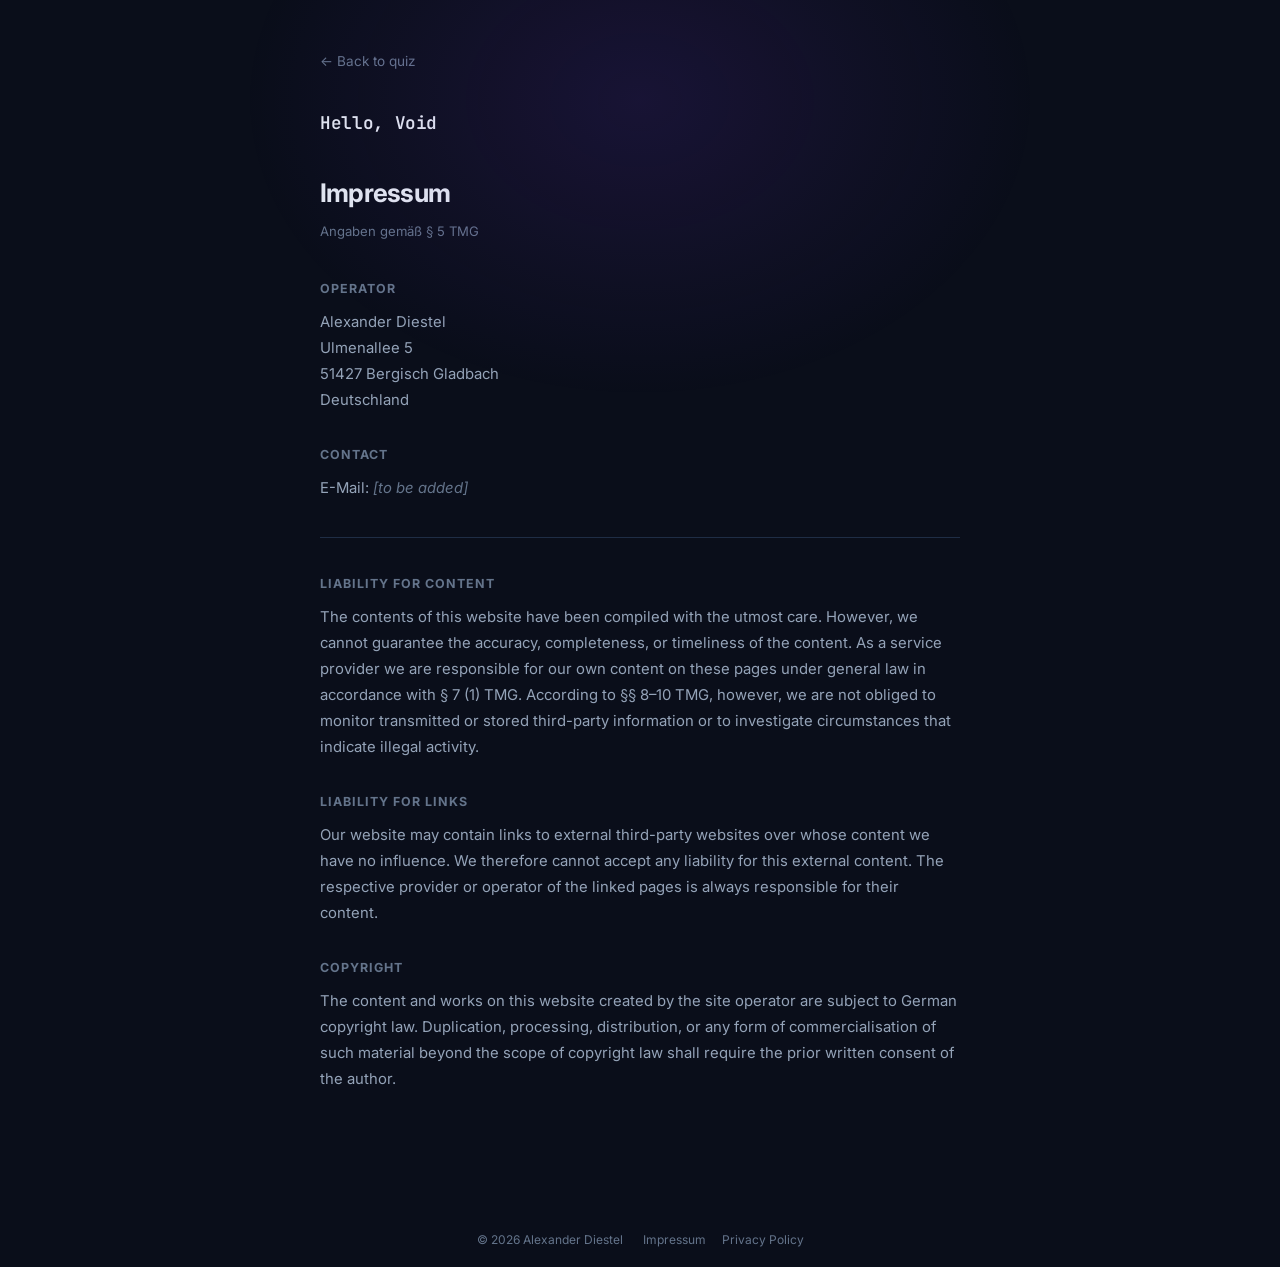
<file: impressum.html>
<!DOCTYPE html>
<html lang="en">
<head>
  <meta charset="UTF-8">
  <meta name="viewport" content="width=device-width, initial-scale=1.0">
  <title>Impressum · Hello, Void</title>
  <link rel="preconnect" href="https://fonts.googleapis.com">
  <link rel="preconnect" href="https://fonts.gstatic.com" crossorigin>
  <link href="https://fonts.googleapis.com/css2?family=JetBrains+Mono:wght@400;600&family=Inter:wght@400;500;600;700&display=swap"
        rel="stylesheet">
  <link rel="stylesheet" href="style.css">
  <style>
    .legal-wrap {
      max-width: 680px;
      margin: 0 auto;
      padding: 48px 20px 80px;
      flex: 1;
    }
    .legal-back {
      display: inline-flex;
      align-items: center;
      gap: 6px;
      font-size: .85rem;
      color: var(--text-muted);
      text-decoration: none;
      margin-bottom: 36px;
      transition: color .15s;
    }
    .legal-back:hover { color: var(--text-dim); }
    .legal-logo {
      font-family: 'JetBrains Mono', monospace;
      font-size: 1.1rem;
      font-weight: 600;
      color: var(--text);
      letter-spacing: -0.02em;
      margin-bottom: 36px;
      display: block;
    }
    .legal-logo span { color: var(--orange); }
    h1 {
      font-size: 1.6rem;
      font-weight: 700;
      letter-spacing: -0.03em;
      margin-bottom: 6px;
    }
    .legal-subtitle {
      font-size: .82rem;
      color: var(--text-muted);
      margin-bottom: 36px;
    }
    h2 {
      font-size: .78rem;
      font-weight: 700;
      text-transform: uppercase;
      letter-spacing: .08em;
      color: var(--text-muted);
      margin: 32px 0 10px;
    }
    p, address {
      font-size: .93rem;
      color: var(--text-dim);
      line-height: 1.75;
      font-style: normal;
    }
    a { color: var(--accent); text-decoration: none; }
    a:hover { text-decoration: underline; }
    .placeholder {
      color: var(--text-muted);
      font-style: italic;
    }
    hr {
      border: none;
      border-top: 1px solid var(--border);
      margin: 36px 0;
    }
  </style>
</head>
<body>

  <div class="bg-glow"></div>

  <div class="legal-wrap">

    <a class="legal-back" href="index.html">&larr; Back to quiz</a>

    <span class="legal-logo">Hello, Void</span>

    <h1>Impressum</h1>
    <p class="legal-subtitle">Angaben gemäß § 5 TMG</p>

    <h2>Operator</h2>
    <address>
      Alexander Diestel<br>
      Ulmenallee 5<br>
      51427 Bergisch Gladbach<br>
      Deutschland
    </address>

    <h2>Contact</h2>
    <p>E-Mail: <span class="placeholder">[to be added]</span></p>

    <hr>

    <h2>Liability for Content</h2>
    <p>
      The contents of this website have been compiled with the utmost care.
      However, we cannot guarantee the accuracy, completeness, or timeliness
      of the content. As a service provider we are responsible for our own
      content on these pages under general law in accordance with § 7 (1) TMG.
      According to §§ 8–10 TMG, however, we are not obliged to monitor
      transmitted or stored third-party information or to investigate
      circumstances that indicate illegal activity.
    </p>

    <h2>Liability for Links</h2>
    <p>
      Our website may contain links to external third-party websites over whose
      content we have no influence. We therefore cannot accept any liability for
      this external content. The respective provider or operator of the linked
      pages is always responsible for their content.
    </p>

    <h2>Copyright</h2>
    <p>
      The content and works on this website created by the site operator are
      subject to German copyright law. Duplication, processing, distribution, or
      any form of commercialisation of such material beyond the scope of
      copyright law shall require the prior written consent of the author.
    </p>

  </div>

  <footer class="site-footer">
    <span class="site-footer-copy">&copy; 2026 Alexander Diestel</span>
    <nav class="site-footer-links">
      <a href="impressum.html">Impressum</a>
      <a href="privacy.html">Privacy Policy</a>
    </nav>
  </footer>

</body>
</html>
</file>
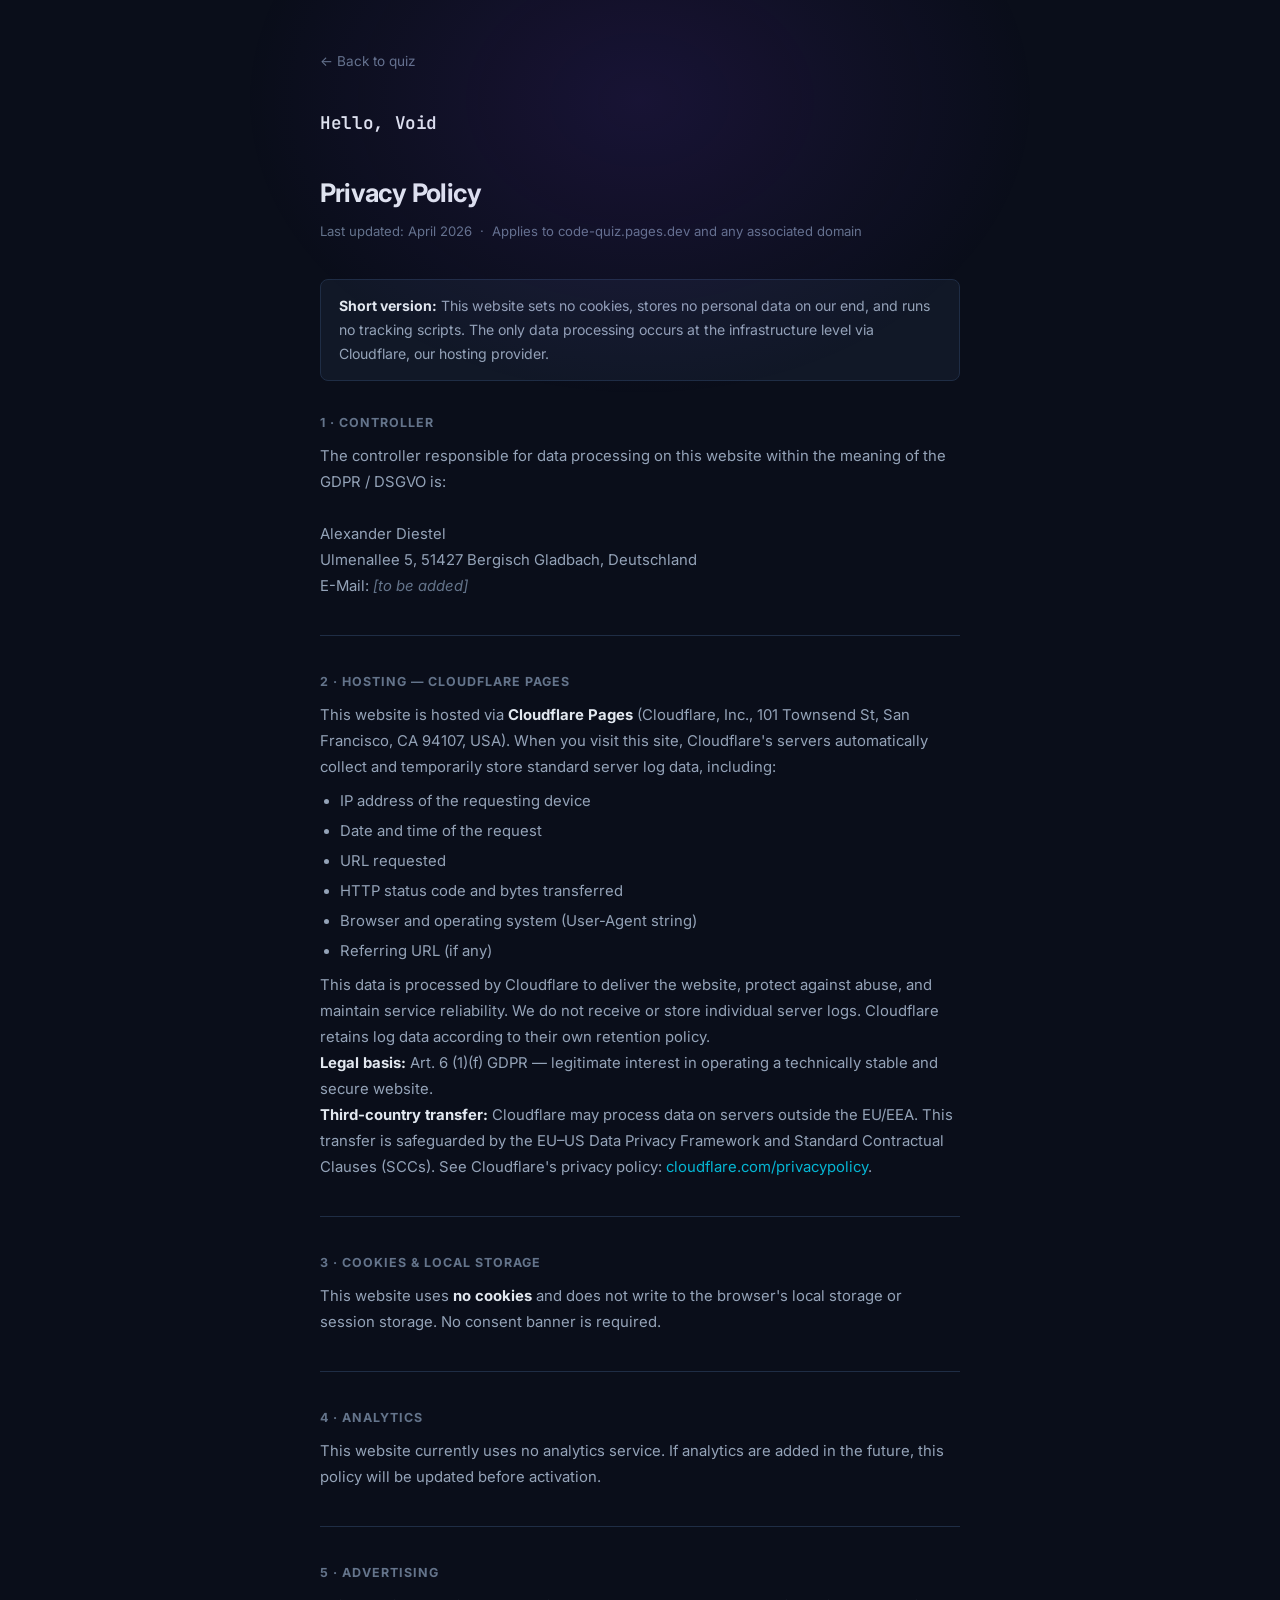
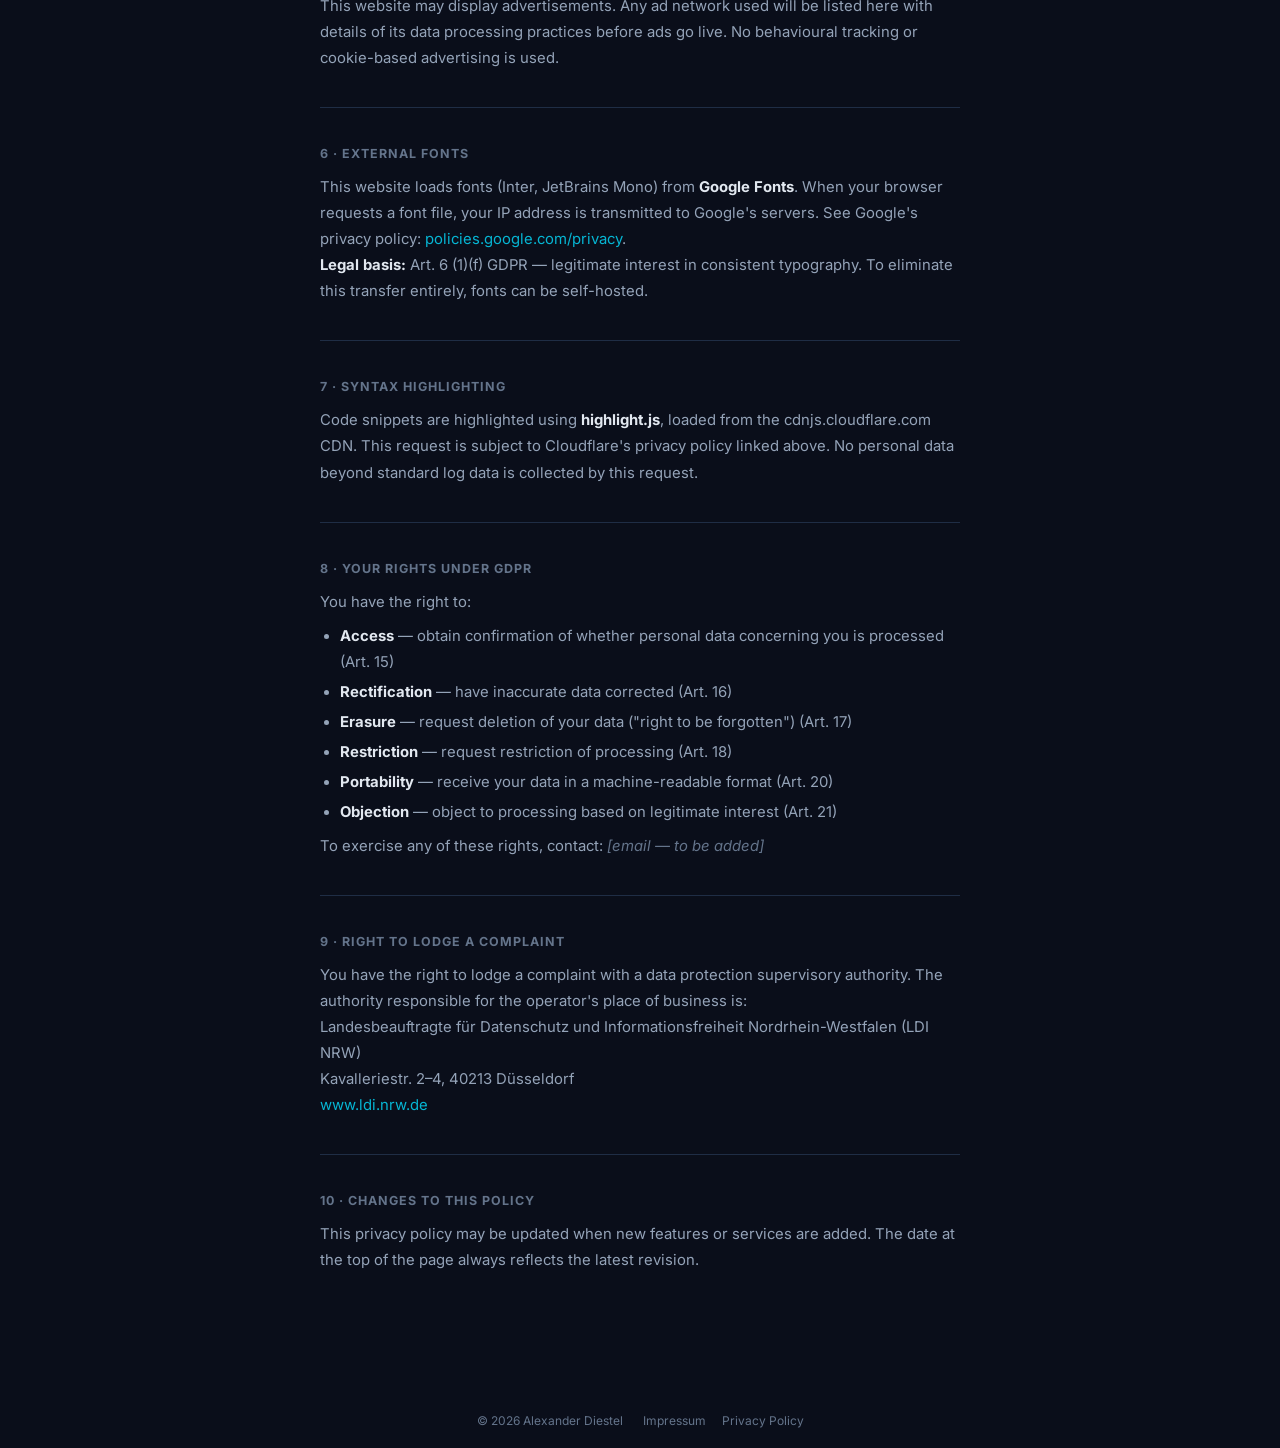
<file: privacy.html>
<!DOCTYPE html>
<html lang="en">
<head>
  <meta charset="UTF-8">
  <meta name="viewport" content="width=device-width, initial-scale=1.0">
  <title>Privacy Policy · Hello, Void</title>
  <link rel="preconnect" href="https://fonts.googleapis.com">
  <link rel="preconnect" href="https://fonts.gstatic.com" crossorigin>
  <link href="https://fonts.googleapis.com/css2?family=JetBrains+Mono:wght@400;600&family=Inter:wght@400;500;600;700&display=swap"
        rel="stylesheet">
  <link rel="stylesheet" href="style.css">
  <style>
    .legal-wrap {
      max-width: 680px;
      margin: 0 auto;
      padding: 48px 20px 80px;
      flex: 1;
    }
    .legal-back {
      display: inline-flex;
      align-items: center;
      gap: 6px;
      font-size: .85rem;
      color: var(--text-muted);
      text-decoration: none;
      margin-bottom: 36px;
      transition: color .15s;
    }
    .legal-back:hover { color: var(--text-dim); }
    .legal-logo {
      font-family: 'JetBrains Mono', monospace;
      font-size: 1.1rem;
      font-weight: 600;
      color: var(--text);
      letter-spacing: -0.02em;
      margin-bottom: 36px;
      display: block;
    }
    .legal-logo span { color: var(--orange); }
    h1 {
      font-size: 1.6rem;
      font-weight: 700;
      letter-spacing: -0.03em;
      margin-bottom: 6px;
    }
    .legal-subtitle {
      font-size: .82rem;
      color: var(--text-muted);
      margin-bottom: 36px;
    }
    h2 {
      font-size: .78rem;
      font-weight: 700;
      text-transform: uppercase;
      letter-spacing: .08em;
      color: var(--text-muted);
      margin: 32px 0 10px;
    }
    p { font-size: .93rem; color: var(--text-dim); line-height: 1.75; }
    ul {
      font-size: .93rem;
      color: var(--text-dim);
      line-height: 1.75;
      padding-left: 20px;
      margin: 8px 0;
    }
    li { margin-bottom: 4px; }
    a { color: var(--accent); text-decoration: none; }
    a:hover { text-decoration: underline; }
    .placeholder {
      color: var(--text-muted);
      font-style: italic;
    }
    hr {
      border: none;
      border-top: 1px solid var(--border);
      margin: 36px 0;
    }
    .highlight-box {
      background: var(--surface);
      border: 1px solid var(--border);
      border-radius: var(--radius-sm);
      padding: 14px 18px;
      margin: 12px 0;
      font-size: .88rem;
      color: var(--text-dim);
      line-height: 1.7;
    }
  </style>
</head>
<body>

  <div class="bg-glow"></div>

  <div class="legal-wrap">

    <a class="legal-back" href="index.html">&larr; Back to quiz</a>

    <span class="legal-logo">Hello, Void</span>

    <h1>Privacy Policy</h1>
    <p class="legal-subtitle">Last updated: April 2026 &nbsp;·&nbsp; Applies to code-quiz.pages.dev and any associated domain</p>

    <div class="highlight-box">
      <strong style="color:var(--text)">Short version:</strong> This website sets no cookies, stores no personal data on our end, and runs no tracking scripts. The only data processing occurs at the infrastructure level via Cloudflare, our hosting provider.
    </div>

    <h2>1 · Controller</h2>
    <p>
      The controller responsible for data processing on this website within the
      meaning of the GDPR / DSGVO is:<br><br>
      Alexander Diestel<br>
      Ulmenallee 5, 51427 Bergisch Gladbach, Deutschland<br>
      E-Mail: <span class="placeholder">[to be added]</span>
    </p>

    <hr>

    <h2>2 · Hosting — Cloudflare Pages</h2>
    <p>
      This website is hosted via <strong style="color:var(--text)">Cloudflare Pages</strong>
      (Cloudflare, Inc., 101 Townsend St, San Francisco, CA 94107, USA).
      When you visit this site, Cloudflare's servers automatically collect and
      temporarily store standard server log data, including:
    </p>
    <ul>
      <li>IP address of the requesting device</li>
      <li>Date and time of the request</li>
      <li>URL requested</li>
      <li>HTTP status code and bytes transferred</li>
      <li>Browser and operating system (User-Agent string)</li>
      <li>Referring URL (if any)</li>
    </ul>
    <p>
      This data is processed by Cloudflare to deliver the website, protect
      against abuse, and maintain service reliability. We do not receive or
      store individual server logs. Cloudflare retains log data according to
      their own retention policy.
    </p>
    <p>
      <strong style="color:var(--text)">Legal basis:</strong> Art. 6 (1)(f) GDPR — legitimate interest
      in operating a technically stable and secure website.<br>
      <strong style="color:var(--text)">Third-country transfer:</strong> Cloudflare may process data
      on servers outside the EU/EEA. This transfer is safeguarded by the
      EU–US Data Privacy Framework and Standard Contractual Clauses (SCCs).
      See Cloudflare's privacy policy:
      <a href="https://www.cloudflare.com/privacypolicy/" target="_blank" rel="noopener">cloudflare.com/privacypolicy</a>.
    </p>

    <hr>

    <h2>3 · Cookies &amp; Local Storage</h2>
    <p>
      This website uses <strong style="color:var(--text)">no cookies</strong> and
      does not write to the browser's local storage or session storage.
      No consent banner is required.
    </p>

    <hr>

    <h2>4 · Analytics</h2>
    <p>
      This website currently uses no analytics service. If analytics are added
      in the future, this policy will be updated before activation.
    </p>

    <hr>

    <h2>5 · Advertising</h2>
    <p>
      This website may display advertisements. Any ad network used will be
      listed here with details of its data processing practices before ads go
      live. No behavioural tracking or cookie-based advertising is used.
    </p>

    <hr>

    <h2>6 · External Fonts</h2>
    <p>
      This website loads fonts (Inter, JetBrains Mono) from
      <strong style="color:var(--text)">Google Fonts</strong>. When your browser
      requests a font file, your IP address is transmitted to Google's servers.
      See Google's privacy policy:
      <a href="https://policies.google.com/privacy" target="_blank" rel="noopener">policies.google.com/privacy</a>.
    </p>
    <p>
      <strong style="color:var(--text)">Legal basis:</strong> Art. 6 (1)(f) GDPR — legitimate interest
      in consistent typography. To eliminate this transfer entirely, fonts can
      be self-hosted.
    </p>

    <hr>

    <h2>7 · Syntax Highlighting</h2>
    <p>
      Code snippets are highlighted using
      <strong style="color:var(--text)">highlight.js</strong>, loaded from the
      cdnjs.cloudflare.com CDN. This request is subject to Cloudflare's privacy
      policy linked above. No personal data beyond standard log data is
      collected by this request.
    </p>

    <hr>

    <h2>8 · Your Rights under GDPR</h2>
    <p>You have the right to:</p>
    <ul>
      <li><strong style="color:var(--text)">Access</strong> — obtain confirmation of whether personal data concerning you is processed (Art. 15)</li>
      <li><strong style="color:var(--text)">Rectification</strong> — have inaccurate data corrected (Art. 16)</li>
      <li><strong style="color:var(--text)">Erasure</strong> — request deletion of your data ("right to be forgotten") (Art. 17)</li>
      <li><strong style="color:var(--text)">Restriction</strong> — request restriction of processing (Art. 18)</li>
      <li><strong style="color:var(--text)">Portability</strong> — receive your data in a machine-readable format (Art. 20)</li>
      <li><strong style="color:var(--text)">Objection</strong> — object to processing based on legitimate interest (Art. 21)</li>
    </ul>
    <p>
      To exercise any of these rights, contact:
      <span class="placeholder">[email — to be added]</span>
    </p>

    <hr>

    <h2>9 · Right to Lodge a Complaint</h2>
    <p>
      You have the right to lodge a complaint with a data protection supervisory
      authority. The authority responsible for the operator's place of business is:
    </p>
    <p>
      Landesbeauftragte für Datenschutz und Informationsfreiheit
      Nordrhein-Westfalen (LDI NRW)<br>
      Kavalleriestr. 2–4, 40213 Düsseldorf<br>
      <a href="https://www.ldi.nrw.de" target="_blank" rel="noopener">www.ldi.nrw.de</a>
    </p>

    <hr>

    <h2>10 · Changes to this Policy</h2>
    <p>
      This privacy policy may be updated when new features or services are
      added. The date at the top of the page always reflects the latest revision.
    </p>

  </div>

  <footer class="site-footer">
    <span class="site-footer-copy">&copy; 2026 Alexander Diestel</span>
    <nav class="site-footer-links">
      <a href="impressum.html">Impressum</a>
      <a href="privacy.html">Privacy Policy</a>
    </nav>
  </footer>

</body>
</html>
</file>
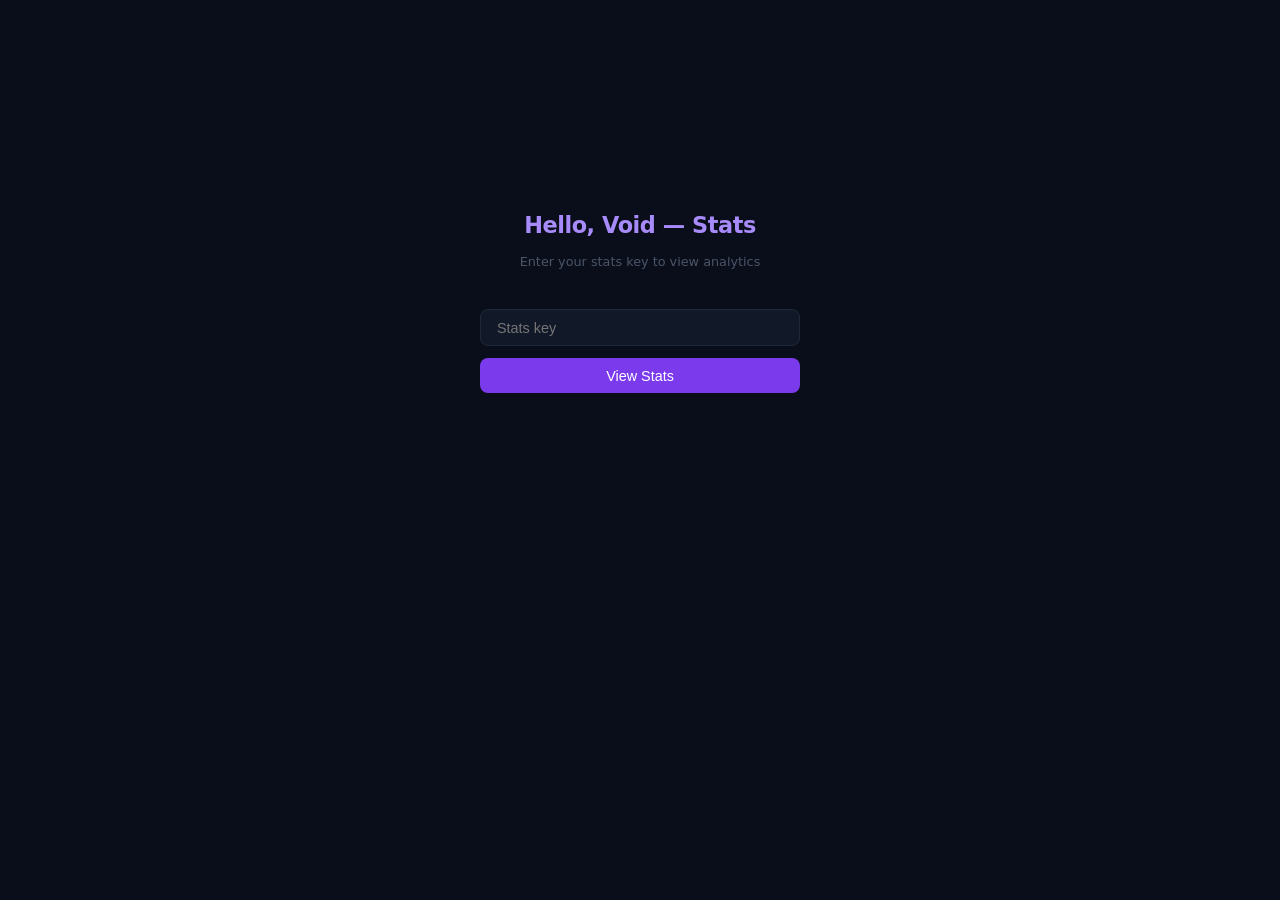
<file: stats.html>
<!DOCTYPE html>
<html lang="en">
<head>
  <meta charset="UTF-8">
  <meta name="viewport" content="width=device-width, initial-scale=1.0">
  <title>Hello, Void — Stats</title>
  <style>
    *, *::before, *::after { box-sizing: border-box; margin: 0; padding: 0; }

    body {
      font-family: 'Inter', system-ui, sans-serif;
      background: #0a0e1a;
      color: #c8d5e8;
      min-height: 100vh;
      padding: 2rem 1.5rem;
    }

    h1 { font-size: 1.4rem; color: #a78bfa; margin-bottom: 0.25rem; letter-spacing: -0.02em; }
    .subtitle { font-size: 0.8rem; color: #4a5568; margin-bottom: 2.5rem; }

    .grid {
      display: grid;
      grid-template-columns: repeat(auto-fit, minmax(280px, 1fr));
      gap: 1.25rem;
      margin-bottom: 2rem;
    }

    .card {
      background: #111827;
      border: 1px solid #1e2a3a;
      border-radius: 10px;
      padding: 1.25rem 1.5rem;
    }

    .card h2 {
      font-size: 0.7rem;
      text-transform: uppercase;
      letter-spacing: 0.08em;
      color: #4a5568;
      margin-bottom: 1rem;
    }

    table { width: 100%; border-collapse: collapse; font-size: 0.82rem; }
    th { text-align: left; color: #4a5568; font-weight: 500; padding: 0 0 0.5rem; font-size: 0.72rem; text-transform: uppercase; letter-spacing: 0.05em; }
    td { padding: 0.3rem 0; border-top: 1px solid #1e2a3a; color: #c8d5e8; }
    td:last-child { text-align: right; font-variant-numeric: tabular-nums; }

    .pill {
      display: inline-block;
      padding: 0.15rem 0.5rem;
      border-radius: 999px;
      font-size: 0.72rem;
      font-weight: 600;
    }
    .easy   { background: #14532d44; color: #22c55e; }
    .medium { background: #78350f44; color: #f59e0b; }
    .hard   { background: #7f1d1d44; color: #f43f5e; }
    .boss   { background: #3b0764aa; color: #a78bfa; }

    .bar-wrap { display: flex; align-items: center; gap: 0.6rem; }
    .bar-bg { flex: 1; height: 6px; background: #1e2a3a; border-radius: 3px; overflow: hidden; }
    .bar-fill { height: 100%; border-radius: 3px; transition: width 0.4s ease; }
    .bar-pct { font-size: 0.75rem; font-variant-numeric: tabular-nums; min-width: 3rem; text-align: right; }

    .pct-high   { color: #22c55e; }
    .pct-mid    { color: #f59e0b; }
    .pct-low    { color: #f43f5e; }

    .empty { color: #4a5568; font-size: 0.8rem; font-style: italic; text-align: center; padding: 1rem 0; }
    .total-row td { background: rgba(167,139,250,.07); font-weight: 600; color: #e2e8f0; }

    .section-label {
      font-size: 0.7rem;
      text-transform: uppercase;
      letter-spacing: 0.08em;
      color: #4a5568;
      margin: 2rem 0 0.75rem;
    }

    #login {
      max-width: 320px;
      margin: 20vh auto 0;
      text-align: center;
    }
    #login h1 { margin-bottom: 1rem; }
    #login input {
      width: 100%;
      padding: 0.6rem 1rem;
      background: #111827;
      border: 1px solid #1e2a3a;
      border-radius: 8px;
      color: #c8d5e8;
      font-size: 0.9rem;
      margin-bottom: 0.75rem;
      outline: none;
    }
    #login input:focus { border-color: #7c3aed; }
    #login button {
      width: 100%;
      padding: 0.6rem;
      background: #7c3aed;
      color: #fff;
      border: none;
      border-radius: 8px;
      font-size: 0.9rem;
      cursor: pointer;
    }
    #login button:hover { background: #6d28d9; }
    #error { color: #f43f5e; font-size: 0.8rem; margin-top: 0.5rem; }

    #dashboard { display: none; }

    .refresh { font-size: 0.75rem; color: #4a5568; cursor: pointer; float: right; }
    .refresh:hover { color: #a78bfa; }
  </style>
</head>
<body>

<div id="login">
  <h1>Hello, Void — Stats</h1>
  <p class="subtitle">Enter your stats key to view analytics</p>
  <input type="password" id="key-input" placeholder="Stats key" />
  <button onclick="load()">View Stats</button>
  <div id="error"></div>
</div>

<div id="dashboard">
  <h1>Hello, Void — Stats Dashboard <span class="refresh" onclick="reload()">↻ Refresh</span></h1>
  <p class="subtitle" id="last-updated"></p>

  <div class="grid">
    <div class="card">
      <h2>Unique Users — last 30 days</h2>
      <table><thead><tr><th>Date</th><th>Users</th></tr></thead>
      <tbody id="users-table"></tbody></table>
    </div>
    <div class="card">
      <h2>Questions Answered — last 30 days</h2>
      <table><thead><tr><th>Date</th><th>Python</th><th>C++</th><th>JS</th><th>Total</th></tr></thead>
      <tbody id="questions-table"></tbody></table>
    </div>
    <div class="card">
      <h2>Quiz Starts — last 30 days</h2>
      <table><thead><tr><th>Date</th><th>Python</th><th>C++</th><th>JS</th><th>Total</th></tr></thead>
      <tbody id="starts-table"></tbody></table>
    </div>
    <div class="card">
      <h2>Quiz Completions — last 30 days</h2>
      <table><thead><tr><th>Date</th><th>Completed</th></tr></thead>
      <tbody id="completions-table"></tbody></table>
    </div>
  </div>

  <div class="card">
    <h2>Per-Question Accuracy — sorted hardest first (min 5 attempts)</h2>
    <table>
      <thead><tr><th>ID</th><th>Lang</th><th>Category</th><th>Difficulty</th><th>Attempts</th><th>Correct %</th></tr></thead>
      <tbody id="question-table"></tbody>
    </table>
  </div>

  <p class="section-label">Question Catalogue</p>
  <div class="grid" id="catalogue-grid"></div>
</div>

<script src="questions/python/lists.js"></script>
<script src="questions/python/strings.js"></script>
<script src="questions/python/types.js"></script>
<script src="questions/python/functions.js"></script>
<script src="questions/python/memory.js"></script>
<script src="questions/python/decorators.js"></script>
<script src="questions/python/classes.js"></script>
<script src="questions/python/exceptions.js"></script>
<script src="questions/python/boss.js"></script>
<script src="questions/cpp/output.js"></script>
<script src="questions/cpp/types.js"></script>
<script src="questions/cpp/pointers.js"></script>
<script src="questions/cpp/control.js"></script>
<script src="questions/cpp/functions.js"></script>
<script src="questions/cpp/boss.js"></script>
<script src="questions/js/types.js"></script>
<script src="questions/js/functions.js"></script>
<script src="questions/js/arrays.js"></script>
<script src="questions/js/scope.js"></script>
<script src="questions/js/objects.js"></script>
<script src="questions/js/boss.js"></script>
<script src="questions/catalogue.js"></script>

<script>
  let statsKey = new URL(location.href).searchParams.get('key') || '';
  if (statsKey) load();

  function load() {
    statsKey = statsKey || document.getElementById('key-input').value.trim();
    if (!statsKey) return;
    fetch(`/api/stats?key=${encodeURIComponent(statsKey)}`)
      .then(r => { if (!r.ok) throw new Error(r.status); return r.json(); })
      .then(render)
      .catch(() => {
        document.getElementById('error').textContent = 'Invalid key or server error.';
      });
  }

  function reload() { fetch(`/api/stats?key=${encodeURIComponent(statsKey)}`).then(r => r.json()).then(render); }

  function render(data) {
    document.getElementById('login').style.display = 'none';
    document.getElementById('dashboard').style.display = 'block';
    document.getElementById('last-updated').textContent = 'Last updated: ' + new Date().toLocaleString();

    fillTable('users-table',       data.unique_users_per_day, ['date','count']);
    fillLangPivotTable('questions-table', data.questions_per_day);
    fillLangPivotTable('starts-table',    data.starts_per_day);
    fillTable('completions-table', data.completions_per_day,  ['date','count']);
    fillQuestionTable(data.per_question);
    buildCatalogueTables();
  }

  function fillTable(id, rows, cols) {
    const tb = document.getElementById(id);
    if (!rows.length) { tb.innerHTML = `<tr><td colspan="${cols.length}" class="empty">No data yet</td></tr>`; return; }
    tb.innerHTML = rows.map(r =>
      `<tr>${cols.map(c => `<td>${r[c] ?? '—'}</td>`).join('')}</tr>`
    ).join('');
  }

  function fillLangPivotTable(id, rows) {
    const tb = document.getElementById(id);
    if (!rows.length) { tb.innerHTML = '<tr><td colspan="5" class="empty">No data yet</td></tr>'; return; }

    // Pivot: date → { python: n, cpp: n, javascript: n }
    const map = {};
    for (const r of rows) {
      if (!map[r.date]) map[r.date] = { python: 0, cpp: 0, javascript: 0 };
      map[r.date][r.lang] = (map[r.date][r.lang] || 0) + r.count;
    }

    const dates = Object.keys(map).sort((a, b) => b.localeCompare(a));

    let totPy = 0, totCpp = 0, totJs = 0;
    for (const d of dates) { totPy += map[d].python || 0; totCpp += map[d].cpp || 0; totJs += map[d].javascript || 0; }

    const mkRow = (label, py, cpp, js, isTotal) => {
      const tot = py + cpp + js;
      const f   = (n) => isTotal ? n : (n > 0 ? n : '—');
      return `<tr${isTotal ? ' class="total-row"' : ''}>`
        + `<td>${label}</td><td>${f(py)}</td><td>${f(cpp)}</td><td>${f(js)}</td><td>${f(tot)}</td>`
        + `</tr>`;
    };

    tb.innerHTML =
      mkRow('Total', totPy, totCpp, totJs, true) +
      dates.map(d => mkRow(d, map[d].python || 0, map[d].cpp || 0, map[d].javascript || 0, false)).join('');
  }

  function buildCatalogueTables() {
    const DIFFS = ['easy', 'medium', 'hard', 'boss'];
    const grid = document.getElementById('catalogue-grid');
    grid.innerHTML = Object.values(LANGUAGES).map(cfg => {
      const total = cfg.questions.length;

      // per-category per-difficulty counts
      const counts = {};
      const colTotals = { easy: 0, medium: 0, hard: 0, boss: 0 };
      for (const key of Object.keys(cfg.categories)) counts[key] = { easy: 0, medium: 0, hard: 0, boss: 0 };
      cfg.questions.forEach(q => {
        if (counts[q.category]) counts[q.category][q.difficulty] = (counts[q.category][q.difficulty] || 0) + 1;
        if (q.difficulty in colTotals) colTotals[q.difficulty]++;
      });

      const f = n => n > 0 ? `<span class="pill ${n > 0 ? '' : ''}" style="font-size:.7rem">${n}</span>` : '<span style="color:#2d3748;font-size:.75rem">—</span>';
      const diffCell = (d, n) => n > 0 ? `<span class="pill ${d}" style="font-size:.68rem;padding:.1rem .35rem">${n}</span>` : '<span style="color:#2d3748">—</span>';

      const catRows = Object.entries(cfg.categories).map(([key, cat]) => {
        const row = counts[key] || {};
        const rowTotal = DIFFS.reduce((s, d) => s + (row[d] || 0), 0);
        return `<tr>
          <td>${cat.label || key}</td>
          ${DIFFS.map(d => `<td style="text-align:center">${diffCell(d, row[d] || 0)}</td>`).join('')}
          <td>${rowTotal}</td>
        </tr>`;
      }).join('');

      const totalRow = `<tr class="total-row">
        <td>Total</td>
        ${DIFFS.map(d => `<td style="text-align:center">${colTotals[d] > 0 ? colTotals[d] : '—'}</td>`).join('')}
        <td>${total}</td>
      </tr>`;

      return `<div class="card">
        <h2>${cfg.label} — ${total} questions</h2>
        <table>
          <thead><tr><th>Category</th><th style="text-align:center"><span class="pill easy">easy</span></th><th style="text-align:center"><span class="pill medium">med</span></th><th style="text-align:center"><span class="pill hard">hard</span></th><th style="text-align:center"><span class="pill boss">boss</span></th><th>Total</th></tr></thead>
          <tbody>${catRows}${totalRow}</tbody>
        </table>
      </div>`;
    }).join('');
  }

  function fillQuestionTable(rows) {
    const tb = document.getElementById('question-table');
    if (!rows.length) { tb.innerHTML = '<tr><td colspan="6" class="empty">No data yet — need 5+ answers per question</td></tr>'; return; }
    tb.innerHTML = rows.map(r => {
      const pct    = r.correct_pct;
      const cls    = pct >= 70 ? 'pct-high' : pct >= 40 ? 'pct-mid' : 'pct-low';
      const barCol = pct >= 70 ? '#22c55e'  : pct >= 40 ? '#f59e0b'  : '#f43f5e';
      return `<tr>
        <td>${r.question_id}</td>
        <td>${r.lang ?? '—'}</td>
        <td>${r.category ?? '—'}</td>
        <td><span class="pill ${r.difficulty}">${r.difficulty}</span></td>
        <td>${r.attempts}</td>
        <td>
          <div class="bar-wrap">
            <div class="bar-bg"><div class="bar-fill" style="width:${pct}%;background:${barCol}"></div></div>
            <span class="bar-pct ${cls}">${pct}%</span>
          </div>
        </td>
      </tr>`;
    }).join('');
  }
</script>
</body>
</html>
</file>
<file: style.css>
/* ── Reset & Base ─────────────────────────────────────────────────────────── */
*, *::before, *::after { box-sizing: border-box; margin: 0; padding: 0; }

:root {
  --bg:           #0a0e1a;  /* overridden per-language by JS */
  --surface:      #111827;
  --surface2:     #1a2236;
  --border:       #1f2d45;
  --border2:      #263550;
  /* Language-themed variables — overridden per-language by JS */
  --primary:      #7c3aed;
  --primary-lt:   #a78bfa;
  --primary-dark: #5b21b6;
  --accent:       #06b6d4;
  --glow-rgb:     124 58 237;   /* space-separated for rgb() / rgba() */
  /* Neutral palette */
  --text:         #e2e8f0;
  --text-muted:   #64748b;
  --text-dim:     #94a3b8;
  --green:        #22c55e;
  --green-bg:     #052e16;
  --green-border: #166534;
  --red:          #f43f5e;
  --red-bg:       #2d0a14;
  --red-border:   #9f1239;
  --yellow:       #f59e0b;
  --orange:       #febc2e;
  --radius:       12px;
  --radius-sm:    8px;
}

html { scroll-behavior: smooth; }

body {
  background: var(--bg);
  color: var(--text);
  font-family: 'Inter', system-ui, sans-serif;
  font-size: 16px;
  line-height: 1.6;
  min-height: 100vh;
  overflow-x: hidden;
  display: flex;
  flex-direction: column;
}

/* ── Background glow ─────────────────────────────────────────────────────── */
.bg-glow {
  position: fixed;
  top: -200px;
  left: 50%;
  transform: translateX(-50%);
  width: 800px;
  height: 600px;
  background: radial-gradient(ellipse at center, rgb(var(--glow-rgb) / 0.13) 0%, transparent 70%);
  pointer-events: none;
  z-index: 0;
}

/* ── Header ──────────────────────────────────────────────────────────────── */
.site-header {
  position: sticky;
  top: 0;
  z-index: 100;
  background: rgba(10,14,26,0.88);
  backdrop-filter: blur(16px);
  border-bottom: 1px solid var(--border);
  /* transition for landing → quiz reveal */
  transition: transform 0.5s cubic-bezier(0.34, 1.1, 0.64, 1),
              opacity 0.4s ease;
}
.site-header.header-hidden {
  transform: translateY(-100%);
  opacity: 0;
  pointer-events: none;
}
.header-inner {
  max-width: 740px;
  margin: 0 auto;
  padding: 14px 20px;
  display: flex;
  align-items: center;
  justify-content: space-between;
}
.logo { display: flex; align-items: center; gap: 12px; cursor: pointer; }
.logo-icon {
  font-family: 'JetBrains Mono', monospace;
  font-size: 1.3rem;
  font-weight: 600;
  color: var(--primary-lt);
  background: rgb(var(--glow-rgb) / 0.15);
  border: 1px solid rgb(var(--glow-rgb) / 0.30);
  border-radius: var(--radius-sm);
  padding: 4px 10px;
  letter-spacing: -1px;
  transition: opacity 0.32s ease 0.22s; /* delay lets header slide in first */
}
.site-header.header-hidden .logo-icon {
  opacity: 0;
  transition: none;
}
.logo-icon-letters { color: var(--orange); }
.logo-text { display: flex; flex-direction: column; line-height: 1.2; }
.logo-title { font-family: 'JetBrains Mono', monospace; font-size: 1.1rem; font-weight: 600; color: var(--text); letter-spacing: -0.02em; }
.logo-u { color: var(--orange); }
.logo-sub   { font-size: .73rem; color: var(--text-muted); }
.score-display {
  display: flex;
  align-items: center;
  gap: 4px;
}

.lives-display {
  display: flex;
  align-items: center;
  gap: 4px;
  margin-left: 10px;
}

.shield svg {
  width: 15px;
  height: 15px;
  display: block;
  transition: fill .2s;
}

.shield-full  svg { fill: var(--primary); }
.shield-empty svg { fill: rgb(var(--glow-rgb) / 0.18); }
.score-pts {
  font-family: 'JetBrains Mono', monospace;
  font-size: 1.1rem;
  font-weight: 600;
  color: var(--orange);
  letter-spacing: -.02em;
  display: inline-block;
  transition: color .2s;
}
@keyframes score-pop {
  0%   { transform: scale(1);    color: var(--orange); }
  25%  { transform: scale(1.22); color: #fde68a; }
  100% { transform: scale(1);    color: var(--orange); }
}
.score-pop { animation: score-pop .5s ease-out forwards; }
.score-label {
  font-size: .7rem;
  color: var(--text-muted);
  font-family: 'Inter', sans-serif;
}

/* ── Layout ──────────────────────────────────────────────────────────────── */
.main-content {
  max-width: 740px;
  width: 100%;
  margin: 0 auto;
  padding: 32px 20px 80px;
  position: relative;
  z-index: 1;
  flex: 1;
}

/* Sidebar: fixed, floats right of the centered 740px column.
   Right edge of content = 50vw + 370px. Ad starts 20px beyond that.
   Minimum viewport to fit without overlap: 740 + 2×(20 + 160) = 1100px
   Hidden by default — JS adds .sidebar-visible when quiz starts. */
.quiz-sidebar {
  display: none;
  position: fixed;
  top: 140px; /* overridden by JS once question card is measured */
  left: calc(50% + 370px + 20px);
  width: 160px;
  z-index: 50;
}
/* Ad hidden — restore by uncommenting the two rules below */
/* @media (min-width: 1100px) {
  .quiz-sidebar { display: block; visibility: hidden; }
  .quiz-sidebar.sidebar-visible { visibility: visible; }
} */

/* ── Ad slot placeholder (shown until Carbon Ads script is live) ─────────── */
.carbonads-placeholder {
  width: 160px;
  border-radius: var(--radius-sm);
  overflow: hidden;
  display: flex;
  flex-direction: column;
}
.carbonads-stripe {
  height: 260px;
  background: repeating-linear-gradient(
    -45deg,
    #12182a,
    #12182a 6px,
    #161d30 6px,
    #161d30 12px
  );
  border: 1px solid #1e2840;
  border-radius: var(--radius-sm);
  opacity: .5;
  display: flex;
  align-items: center;
  justify-content: center;
  font-family: 'JetBrains Mono', monospace;
  font-size: 1.4rem;
  font-weight: 600;
  color: var(--text-muted);
  letter-spacing: .05em;
}
.carbonads-cq {
  color: var(--orange);
}

/* ── Carbon Ads — #carbonads is injected by their script; we style it here ── */
#carbonads {
  width: 160px;
  background: #0f1623;
  border: 1px solid #2a3a55;
  border-radius: var(--radius-sm);
  overflow: hidden;
  font-family: 'Inter', sans-serif;
}
#carbonads .carbon-wrap {
  display: flex;
  flex-direction: column;
}
#carbonads .carbon-img img {
  display: block;
  width: 160px;
  height: auto;
  border-bottom: 1px solid #2a3a55;
}
#carbonads .carbon-text {
  font-size: .8rem;
  color: #cbd5e1;
  line-height: 1.5;
  padding: 12px 12px 10px;
  display: block;
  text-decoration: none;
}
#carbonads .carbon-text:hover { color: #fff; }
#carbonads .carbon-poweredby {
  display: block;
  font-size: .68rem;
  color: var(--text-muted);
  text-align: right;
  padding: 0 10px 10px;
  text-decoration: none;
}
#carbonads .carbon-poweredby:hover { color: var(--text-dim); }
/* Hide the "ads via Carbon" badge — optional, remove if Carbon requires it visible */
/* #carbonads .carbon-poweredby { display: none; } */

/* ── Shared card ─────────────────────────────────────────────────────────── */
.card {
  background: var(--surface);
  border: 1px solid var(--border);
  border-radius: var(--radius);
  padding: 28px;
  margin-bottom: 16px;
}

/* ── Utilities ───────────────────────────────────────────────────────────── */
.hidden { display: none !important; }

/* ════════════════════════════════════════════════════════════════════════════
   LANDING
   ════════════════════════════════════════════════════════════════════════════ */
#landing-view {
  position: fixed;
  inset: 0;
  z-index: 200;
  overflow: hidden;
  background: var(--bg);
  /* height is animated by JS to collapse toward header height */
}

#hero-content {
  position: absolute;
  top: 50%;
  left: 50%;
  transform: translate(-50%, -50%);
  display: flex;
  flex-direction: column;
  align-items: center;
  gap: 36px;
  text-align: center;
  user-select: none;
  /* constrain to viewport so content never clips on narrow screens */
  max-width: calc(100vw - 40px);
  width: max-content;
  /* padding-right: 48px; — was for cog buttons, removed while filter is hidden */
}

/* ── Landing legal links ───────────────────────────────────────────────────── */
.landing-legal {
  position: absolute;
  bottom: 20px;
  left: 50%;
  transform: translateX(-50%);
  display: flex;
  gap: 16px;
  white-space: nowrap;
}
.landing-legal a {
  font-size: .72rem;
  color: var(--text-muted);
  text-decoration: none;
  transition: color .15s;
}
.landing-legal a:hover { color: var(--text-dim); }

/* ── Settings cog (per language) ─────────────────────────────────────────── */
.lang-btn-group {
  position: relative;
  display: block;
  width: 100%;
}
/* .lang-cog hidden until topics filter is re-enabled */
.lang-cog {
  display: none;
}
.lang-cog-DISABLED {
  display: inline-flex;
  align-items: center;
  justify-content: center;
  position: absolute;
  right: -42px;
  top: 50%;
  transform: translateY(-50%);
  background: none;
  border: none;
  padding: 4px;
  cursor: pointer;
  color: var(--text-muted);
  opacity: 0.32;
  transition: opacity .15s, color .15s;
  border-radius: 6px;
}
.lang-cog svg { width: 30px; height: 30px; fill: currentColor; display: block; }
.lang-cog:hover { opacity: 1; color: var(--text-dim); }

/* ── Settings overlay ────────────────────────────────────────────────────── */
.settings-overlay {
  position: fixed;
  inset: 0;
  background: rgba(0,0,0,.6);
  backdrop-filter: blur(4px);
  z-index: 200;
  display: flex;
  align-items: center;
  justify-content: center;
  padding: 24px;
}
.settings-overlay.hidden { display: none !important; }
.settings-card {
  background: #111827;
  border: 1px solid var(--border2);
  border-radius: 14px;
  padding: 28px;
  width: 100%;
  max-width: 480px;
  box-shadow: 0 16px 48px rgba(0,0,0,.6);
}
.settings-header {
  display: flex;
  align-items: center;
  justify-content: space-between;
  margin-bottom: 24px;
}
.settings-title {
  font-family: 'Inter', sans-serif;
  font-size: 1rem;
  font-weight: 700;
  color: var(--text);
  letter-spacing: -.01em;
}
.settings-close {
  background: none;
  border: none;
  color: var(--text-muted);
  font-size: 1rem;
  cursor: pointer;
  padding: 2px 6px;
  border-radius: 4px;
  transition: color .15s;
}
.settings-close:hover { color: var(--text); }
.settings-pills { display: flex; flex-wrap: wrap; gap: 8px; }
.topic-pill {
  padding: 6px 14px;
  border-radius: 999px;
  border: 1px solid var(--border2);
  background: transparent;
  color: var(--text-muted);
  font-family: 'Inter', sans-serif;
  font-size: .8rem;
  font-weight: 500;
  cursor: pointer;
  transition: background .15s, border-color .15s, color .15s;
}
.topic-pill.active {
  background: color-mix(in srgb, var(--pill-color) 14%, transparent);
  border-color: color-mix(in srgb, var(--pill-color) 50%, transparent);
  color: var(--pill-color);
}
.topic-pill:hover:not(.active) { border-color: var(--border2); color: var(--text-dim); background: rgba(255,255,255,.04); }

/* ── Hero logo ─────────────────────────────────────────────────────────────── */
#hero-logo {
  font-family: 'JetBrains Mono', monospace;
  font-size: clamp(2.4rem, 9vw, 5.5rem);
  font-weight: 600;
  color: var(--text);
  letter-spacing: -0.03em;
  line-height: 1;
  margin: 0;
  white-space: nowrap;
}
.hero-u { color: var(--orange); }

/* ── Hero subtitle ─────────────────────────────────────────────────────────── */
#hero-sub {
  font-size: 1rem;
  color: var(--text-muted);
  letter-spacing: 0.01em;
  transition: opacity 0.2s ease, transform 0.2s ease;
}

/* ── Hero flavor text ──────────────────────────────────────────────────────── */
#hero-flavor {
  font-size: 0.85rem;
  color: var(--text-dim);
  line-height: 1.65;
  max-width: 480px;
  text-align: justify;
  transition: opacity 0.2s ease, transform 0.2s ease;
}
#hero-flavor code {
  font-family: 'JetBrains Mono', monospace;
  font-size: 0.8rem;
  color: var(--text-muted);
}

/* ── Language buttons ──────────────────────────────────────────────────────── */
#lang-buttons {
  display: flex;
  flex-direction: column;
  gap: 10px;
  width: 100%;
  transition: opacity 0.2s ease, transform 0.2s ease;
}

.lang-btn {
  font-family: 'Inter', sans-serif;
  font-size: 1rem;
  font-weight: 600;
  background: var(--surface2);
  border: 1px solid var(--border2);
  border-radius: var(--radius-sm);
  padding: 12px 0;
  width: 100%;
  cursor: pointer;
  letter-spacing: 0.01em;
  transition: background .18s, border-color .18s, transform .14s, box-shadow .18s, color .18s;
}
/* Per-language resting color */
.lang-btn[data-lang="python"]     { color: #a78bfa; }
.lang-btn[data-lang="cpp"]        { color: #f87171; }
.lang-btn[data-lang="javascript"] { color: #fde047; }

.lang-btn:hover {
  background: #1b2c45;
  transform: translateY(-2px);
}
/* Per-language tint on hover */
.lang-btn[data-lang="python"]:hover {
  border-color: #a78bfa;
  box-shadow: 0 6px 22px rgba(124,58,237,.22);
}
.lang-btn[data-lang="cpp"]:hover {
  border-color: #f87171;
  box-shadow: 0 6px 22px rgba(185,28,28,.28);
}
.lang-btn[data-lang="javascript"]:hover {
  border-color: #fde047;
  box-shadow: 0 6px 22px rgba(202,138,4,.28);
}
.lang-btn:active { transform: translateY(0); }

/* fade-out helpers applied by JS */
#hero-sub.fade-out,
#hero-flavor.fade-out,
#lang-buttons.fade-out {
  opacity: 0;
  transform: translateY(10px);
  pointer-events: none;
}


/* ════════════════════════════════════════════════════════════════════════════
   QUIZ SCREEN
   ════════════════════════════════════════════════════════════════════════════ */

/* ── Star map progress ───────────────────────────────────────────────────── */
.starmap-wrap {
  width: 100%;
  margin-bottom: 20px;
  padding: 0 2px; /* room for glow to bleed at edges */
}
.starmap-svg {
  width: 100%;
  height: 56px;
  display: block;
  overflow: visible;
}


/* ── Difficulty badge ────────────────────────────────────────────────────── */
.difficulty-badge {
  font-size: .72rem;
  font-weight: 700;
  text-transform: uppercase;
  letter-spacing: .08em;
  padding: 3px 10px;
  border-radius: 99px;
  border: 1px solid;
  white-space: nowrap;
}
.difficulty-badge.easy   { color: var(--green);  background: rgba(34,197,94,.08);  border-color: rgba(34,197,94,.3);  }
.difficulty-badge.medium { color: var(--yellow); background: rgba(245,158,11,.08); border-color: rgba(245,158,11,.3); }
.difficulty-badge.hard   { color: var(--red);    background: rgba(244,63,94,.08);  border-color: rgba(244,63,94,.3);  }
.difficulty-badge.boss   { color: var(--primary-lt); background: rgba(167,139,250,.08); border-color: rgba(167,139,250,.35); text-shadow: 0 0 10px rgba(167,139,250,.25); }

/* ── Question meta (difficulty badge + category tag) ────────────────────── */
.question-meta {
  display: flex;
  align-items: center;
  flex-wrap: wrap;
  gap: 8px;
  margin-bottom: 10px;
}
.category-tag {
  white-space: nowrap;
  font-size: .72rem;
  font-weight: 700;
  text-transform: uppercase;
  letter-spacing: .07em;
  padding: 3px 10px;
  border-radius: 99px;
  border: 1px solid;
  /* color set inline via JS */
}

.question-id {
  font-family: 'JetBrains Mono', monospace;
  font-size: .62rem;
  color: var(--text-muted);
  opacity: 0.38;
  letter-spacing: .02em;
  user-select: all;
}

.question-points {
  margin-left: auto;
  font-family: 'JetBrains Mono', monospace;
  font-size: .78rem;
  font-weight: 600;
  color: var(--orange);
  letter-spacing: .02em;
  white-space: nowrap;
}

/* ── Streak multiplier badge ────────────────────────────────────────────────── */
@keyframes mult-glow-15 {
  0%, 100% { text-shadow: 0 0 4px #fef08a55; }
  50%       { text-shadow: 0 0 8px #fef08a88; }
}
@keyframes mult-glow-2 {
  0%, 100% { text-shadow: 0 0 6px #fde047aa, 0 0 14px #fde04755; }
  50%       { text-shadow: 0 0 10px #fde047cc, 0 0 22px #fde04799; }
}
@keyframes mult-glow-25 {
  0%, 100% { text-shadow: 0 0 6px #fb923ccc, 0 0 16px #fb923c88, 0 0 28px #f97316aa; }
  50%       { text-shadow: 0 0 10px #fb923c, 0 0 24px #f97316cc, 0 0 40px #ea580c88; }
}
@keyframes mult-glow-3 {
  0%, 100% { text-shadow: 0 0 6px #ef4444, 0 0 18px #dc2626cc, 0 0 36px #b91c1c99; }
  50%       { text-shadow: 0 0 12px #ef4444, 0 0 30px #dc2626, 0 0 56px #b91c1ccc; }
}
.streak-mult {
  font-family: 'JetBrains Mono', monospace;
  font-size: .8rem;
  font-weight: 700;
  letter-spacing: .02em;
  cursor: default;
  border-bottom: none;
  transition: color .3s;
}
.streak-mult.tooltip-term         { border-bottom: none; }
.streak-mult.tooltip-term:hover   { border-bottom: none; }
.streak-mult[data-level="1"]      { color: #6b7280; }
.streak-mult[data-level="1.5"]    { color: #fef08a; animation: mult-glow-15 2.2s ease-in-out infinite; }
.streak-mult[data-level="2"]      { color: #fde047; animation: mult-glow-2  1.8s ease-in-out infinite; }
.streak-mult[data-level="2.5"]    { color: #fb923c; animation: mult-glow-25 1.3s ease-in-out infinite; }
.streak-mult[data-level="3"]      { color: #ef4444; animation: mult-glow-3  1.0s ease-in-out infinite; }

/* ── Question text ───────────────────────────────────────────────────────── */
.question-text {
  font-size: .98rem;
  font-weight: 500;
  color: var(--text-dim);
  margin-bottom: 20px;
}

/* ── Code window ─────────────────────────────────────────────────────────── */
.code-window {
  border: 1px solid var(--border2);
  border-radius: var(--radius-sm);
  overflow: hidden;
  margin-bottom: 24px;
  background: #0d1117;
}
.code-titlebar {
  display: flex;
  align-items: center;
  gap: 10px;
  padding: 8px 14px;
  background: #161b22;
  border-bottom: 1px solid var(--border2);
}
.dots { display: flex; gap: 6px; }
.dot  { width: 12px; height: 12px; border-radius: 50%; }
.dot-r { background: #ff5f57; }
.dot-y { background: #febc2e; }
.dot-g { background: #28c840; }
.code-filename {
  font-family: 'JetBrains Mono', monospace;
  font-size: .75rem;
  color: var(--text-muted);
  margin-left: auto;
}
.code-body {
  margin: 0;
  padding: 0;
  background: #0d1117 !important;
  overflow-x: auto;
}
.code-body code {
  font-family: 'JetBrains Mono', monospace !important;
  font-size: .9rem !important;
  line-height: 1.75;
  padding: 18px 20px !important;
  background: #0d1117 !important;
  display: block;
}
.hljs { background: #0d1117 !important; }

/* ── Choices ─────────────────────────────────────────────────────────────── */
.choices {
  display: grid;
  grid-template-columns: 1fr 1fr;
  gap: 10px;
}
@media (max-width: 600px) { .choices { grid-template-columns: 1fr; } }

.choice-btn {
  display: flex;
  align-items: flex-start;
  font-family: 'JetBrains Mono', monospace;
  font-size: .86rem;
  color: var(--text);
  background: var(--surface2);
  border: 1px solid var(--border2);
  border-radius: var(--radius-sm);
  padding: 12px 16px;
  cursor: pointer;
  text-align: left;
  line-height: 1.5;
  transition: background .15s, border-color .15s, transform .1s;
  word-break: break-word;
}
.choice-text { flex: 1; }
.choice-btn:hover:not(:disabled) {
  background: #1f2d45;
  border-color: var(--primary-lt);
}
.choice-btn:disabled { cursor: default; }
.choice-btn.correct  { background: var(--green-bg); border-color: var(--green); color: var(--green); }
.choice-btn.incorrect{ background: var(--red-bg);   border-color: var(--red);   color: var(--red);   }

.choice-key {
  flex-shrink: 0;
  width: 1.4em;
  text-align: center;
  font-size: .95rem;
  font-weight: 700;
  margin-right: 10px;
  color: var(--text-dim);
  opacity: 0.3;
  line-height: 1.5;
}
.choice-btn.correct  .choice-key { color: var(--green); opacity: 0.5; }
.choice-btn.incorrect .choice-key { color: var(--red);  opacity: 0.5; }

/* ── Feedback card ───────────────────────────────────────────────────────── */
.feedback-card { border-color: var(--border2); transition: border-color .2s; }
.feedback-card.correct   { border-color: var(--green); }
.feedback-card.incorrect { border-color: var(--red);   }

.feedback-status {
  display: flex;
  align-items: center;
  gap: 10px;
  margin-bottom: 14px;
}
.status-icon {
  display: inline-flex;
  align-items: center;
  justify-content: center;
  width: 28px;
  height: 28px;
  border-radius: 50%;
  font-size: .9rem;
  font-weight: 700;
  flex-shrink: 0;
}
.feedback-card.correct   .status-icon { background: var(--green-bg); color: var(--green); border: 1px solid var(--green); }
.feedback-card.incorrect .status-icon { background: var(--red-bg);   color: var(--red);   border: 1px solid var(--red);   }
.status-text { font-size: 1.1rem; font-weight: 700; }
.feedback-card.correct   .status-text { color: var(--green); }
.feedback-card.incorrect .status-text { color: var(--red);   }

.feedback-answer {
  display: flex;
  align-items: baseline;
  gap: 10px;
  background: rgba(6,182,212,.05);
  border: 1px solid rgba(6,182,212,.18);
  border-radius: var(--radius-sm);
  padding: 10px 14px;
  margin-bottom: 16px;
}
.answer-label {
  font-size: .75rem;
  font-weight: 600;
  text-transform: uppercase;
  letter-spacing: .06em;
  color: var(--accent);
  white-space: nowrap;
}
.answer-value {
  font-family: 'JetBrains Mono', monospace;
  font-size: .88rem;
  color: var(--text);
  white-space: pre-wrap;
  word-break: break-all;
}

.feedback-explanation {
  font-size: .93rem;
  color: var(--text-dim);
  line-height: 1.75;
  margin-bottom: 20px;
}
.feedback-explanation code {
  font-family: 'JetBrains Mono', monospace;
  font-size: .85em;
  background: rgba(255,255,255,.06);
  border: 1px solid rgba(255,255,255,.09);
  border-radius: 4px;
  padding: 1px 5px;
  color: var(--primary-lt);
}
.feedback-explanation strong { color: var(--text); font-weight: 600; }

/* ── Tooltip term (replaces <strong> when a glossary match exists) ─────────── */
.tooltip-term {
  font-weight: 600;
  color: var(--text);
  cursor: help;
  border-bottom: 1px dashed rgba(167, 139, 250, 0.5); /* subtle purple underline */
  transition: border-color .15s;
}
.tooltip-term:hover {
  border-bottom-color: var(--primary-lt);
}

/* ── Floating tooltip popup ─────────────────────────────────────────────────── */
.tooltip-popup {
  position: fixed;
  z-index: 9999;
  width: max-content;
  max-width: 248px;
  background: #1a2236;
  color: var(--text-dim);
  border: 1px solid var(--border2);
  border-radius: var(--radius-sm);
  padding: 9px 13px;
  font-family: 'Inter', sans-serif;
  font-size: .8rem;
  font-weight: 400;
  line-height: 1.55;
  pointer-events: none;
  box-shadow: 0 8px 28px rgba(0,0,0,.55);
  opacity: 0;
  transition: opacity .14s ease;
}
.tooltip-popup.visible { opacity: 1; }

/* ── Ad placeholder (horizontal banner — end screen) ────────────────────── */
.ad-placeholder {
  position: relative;
  width: 100%;
  height: 90px;
  background: #0f1623;
  border: 1px solid #2a3a55;
  border-radius: var(--radius-sm);
  margin-bottom: 20px;
  overflow: hidden;
  user-select: none;
  flex-shrink: 0;
}
.ad-badge {
  position: absolute;
  top: 5px;
  right: 8px;
  font-family: 'Inter', sans-serif;
  font-size: .6rem;
  font-weight: 500;
  color: var(--text-muted);
  letter-spacing: .05em;
  text-transform: uppercase;
  opacity: .6;
}
.ad-inner {
  display: flex;
  align-items: center;
  height: 100%;
  gap: 16px;
  padding: 0 16px 0 0;
}
.ad-thumb {
  width: 90px;
  height: 90px;
  flex-shrink: 0;
  background: linear-gradient(135deg, #1e3a5f 0%, #0f2340 100%);
  border-right: 1px solid #2a3a55;
  position: relative;
}
.ad-thumb::after {
  content: '{ }';
  position: absolute;
  inset: 0;
  display: flex;
  align-items: center;
  justify-content: center;
  font-family: 'JetBrains Mono', monospace;
  font-size: 1.1rem;
  font-weight: 600;
  color: #3b82f6;
  opacity: .7;
}
.ad-copy {
  flex: 1;
  display: flex;
  flex-direction: column;
  gap: 5px;
  min-width: 0;
}
.ad-headline {
  font-family: 'Inter', sans-serif;
  font-size: .88rem;
  font-weight: 600;
  color: #cbd5e1;
  white-space: nowrap;
  overflow: hidden;
  text-overflow: ellipsis;
}
.ad-sub {
  font-family: 'Inter', sans-serif;
  font-size: .74rem;
  color: var(--text-muted);
  white-space: nowrap;
  overflow: hidden;
  text-overflow: ellipsis;
}
.ad-cta {
  flex-shrink: 0;
  font-family: 'Inter', sans-serif;
  font-size: .78rem;
  font-weight: 600;
  color: #fff;
  background: #2563eb;
  border-radius: 6px;
  padding: 7px 14px;
  white-space: nowrap;
}

@media (max-width: 540px) {
  .ad-placeholder  { height: 50px; }
  .ad-thumb        { width: 50px; height: 50px; }
  .ad-thumb::after { font-size: .8rem; }
  .ad-sub          { display: none; }
  .ad-headline     { font-size: .78rem; }
  .ad-cta          { font-size: .72rem; padding: 5px 10px; }
  .ad-inner        { gap: 10px; }
}

.feedback-footer {
  display: flex;
  align-items: center;
  justify-content: flex-end;
  gap: 12px;
  flex-wrap: wrap;
}

.btn-share-question {
  display: inline-flex;
  align-items: center;
  gap: 7px;
  background: none;
  border: none;
  padding: 0;
  cursor: pointer;
  color: var(--text-muted);
  font-family: 'Inter', sans-serif;
  font-size: .8rem;
  font-weight: 500;
  transition: color .15s;
  white-space: nowrap;
}
.btn-share-question svg {
  width: 13px;
  height: 13px;
  fill: currentColor;
  flex-shrink: 0;
}
.btn-share-question:hover { color: var(--text-dim); }

/* ── Buttons ─────────────────────────────────────────────────────────────── */
.btn {
  display: inline-flex;
  align-items: center;
  gap: 6px;
  font-family: 'Inter', sans-serif;
  font-size: .93rem;
  font-weight: 600;
  border: none;
  border-radius: var(--radius-sm);
  cursor: pointer;
  padding: 11px 22px;
  transition: opacity .15s;
}
.btn:hover  { opacity: .88; }
.btn:active { opacity: .75; }

.btn-primary {
  background: linear-gradient(135deg, var(--primary), var(--primary-dark));
  color: #fff;
  box-shadow: 0 4px 18px rgb(var(--glow-rgb) / 0.28);
}
.btn-primary:disabled {
  opacity: .38;
  cursor: not-allowed;
  transform: none;
  box-shadow: none;
}


/* ════════════════════════════════════════════════════════════════════════════
   END SCREEN
   ════════════════════════════════════════════════════════════════════════════ */
.end-card { text-align: center; padding: 48px 32px; }
.end-trophy {
  font-family: 'JetBrains Mono', monospace;
  font-size: .9rem;
  color: var(--yellow);
  background: rgba(245,158,11,.08);
  border: 1px solid rgba(245,158,11,.28);
  border-radius: var(--radius-sm);
  display: inline-block;
  padding: 4px 14px;
  margin-bottom: 20px;
  letter-spacing: .05em;
}
.end-title    { font-size: 2rem; font-weight: 800; margin-bottom: 6px; letter-spacing: -.03em; }
.end-subtitle { color: var(--text-dim); margin-bottom: 8px; font-size: 1.05rem; }
.end-streak {
  font-family: 'JetBrains Mono', monospace;
  font-size: .75rem;
  color: var(--text-muted);
  opacity: 0.55;
  margin-bottom: 16px;
}
.end-streak-hot { color: #fde047; opacity: 0.85; }
.end-score {
  font-family: 'JetBrains Mono', monospace;
  font-size: 2.6rem;
  font-weight: 600;
  color: var(--orange);
  letter-spacing: -.02em;
  margin-bottom: 8px;
}
.end-score::after {
  content: ' pts';
  font-size: 1rem;
  font-weight: 400;
  color: var(--text-muted);
  letter-spacing: 0;
}
.end-grade  { font-size: 1.2rem; font-weight: 700; margin-bottom: 32px; }
.grade-perfect { color: var(--yellow); }
.grade-expert  { color: var(--green);  }
.grade-mid     { color: var(--accent); }
.grade-low     { color: var(--text-dim); }

.end-actions { display: flex; justify-content: center; gap: 12px; flex-wrap: wrap; }

.btn-share {
  font-family: 'Inter', sans-serif;
  font-size: .85rem;
  font-weight: 600;
  padding: 12px 24px;
  border-radius: var(--radius-sm);
  border: 1px solid var(--border2);
  background: transparent;
  color: var(--text-dim);
  cursor: pointer;
  transition: border-color .15s, color .15s;
}
.btn-share:hover { border-color: var(--primary-lt); color: var(--primary-lt); }

/* ── Share popup ─────────────────────────────────────────────────────────── */
.share-popup {
  position: fixed;
  z-index: 300;
  background: #111827;
  border: 1px solid var(--border2);
  border-radius: 10px;
  padding: 6px;
  box-shadow: 0 8px 32px rgba(0,0,0,.55), 0 0 0 1px rgba(255,255,255,.03);
  min-width: 172px;
  opacity: 0;
  transform: translateY(5px) scale(.97);
  pointer-events: none;
  transition: opacity .13s ease, transform .13s ease;
}
.share-popup.open {
  opacity: 1;
  transform: translateY(0) scale(1);
  pointer-events: auto;
}
.share-opt {
  display: flex;
  align-items: center;
  gap: 10px;
  width: 100%;
  padding: 8px 12px;
  background: none;
  border: none;
  border-radius: 6px;
  color: var(--text-dim);
  font-family: 'Inter', sans-serif;
  font-size: .84rem;
  font-weight: 500;
  cursor: pointer;
  text-align: left;
  transition: background .1s, color .1s;
  white-space: nowrap;
}
.share-opt:hover { background: rgba(255,255,255,.06); color: var(--text); }
.share-opt svg   { width: 15px; height: 15px; fill: currentColor; flex-shrink: 0; }
.share-divider   { border: none; border-top: 1px solid var(--border); margin: 4px 2px; }

/* ── Hit indicator ───────────────────────────────────────────────────────── */
@keyframes hit-flash {
  0%   { opacity: .16; }
  100% { opacity: 0;   }
}
@keyframes screenshake {
  0%, 100% { transform: translate(0, 0);       }
  20%      { transform: translate(-4px, 1px);  }
  40%      { transform: translate(4px, -1px);  }
  60%      { transform: translate(-3px, 1px);  }
  80%      { transform: translate(2px, -1px);  }
}
.hit-flash-overlay {
  position: fixed;
  inset: 0;
  background: #f43f5e;
  pointer-events: none;
  z-index: 400;
  opacity: 0;
}
.hit-flash-overlay.active { animation: hit-flash .45s ease-out forwards; }
.shake { animation: screenshake .3s ease-out; }

/* ── Site footer ─────────────────────────────────────────────────────────── */
.site-footer {
  display: flex;
  align-items: center;
  justify-content: center;
  gap: 20px;
  padding: 18px 20px;
  margin-top: 40px;
}
.site-footer-copy {
  font-size: .75rem;
  color: var(--text-muted);
}
.site-footer-links {
  display: flex;
  gap: 16px;
}
.site-footer-links a {
  font-size: .75rem;
  color: var(--text-muted);
  text-decoration: none;
  transition: color .15s;
}
.site-footer-links a:hover { color: var(--text-dim); }

/* ── Animations ──────────────────────────────────────────────────────────── */
@keyframes slideIn    { from { opacity:0; transform:translateY(14px); } to { opacity:1; transform:translateY(0); } }
@keyframes slideOut   { from { opacity:1; transform:translateX(0);     } to { opacity:0; transform:translateX(-18px); } }
@keyframes quizReveal { from { opacity:0; transform:translateY(22px); } to { opacity:1; transform:translateY(0); } }

.quiz-reveal {
  animation: quizReveal 0.45s cubic-bezier(0.22, 1, 0.36, 1) both;
}

.slide-in  { animation: slideIn  .26s ease forwards; }
.slide-out { animation: slideOut .17s ease forwards; }

.feedback-card:not(.hidden) { animation: slideIn .23s ease forwards; }

/* ════════════════════════════════════════════════════════════════════════════
   RESPONSIVE
   ════════════════════════════════════════════════════════════════════════════ */

/* ── Tablet / large phone (≤ 680px) ─────────────────────────────────────── */
@media (max-width: 680px) {
  .main-content    { padding: 24px 16px 60px; }
  .card            { padding: 22px 18px; }
  .end-card        { padding: 36px 20px; }
}

/* ── Phone portrait (≤ 480px) ───────────────────────────────────────────── */
@media (max-width: 480px) {
  /* Header */
  .header-inner  { padding: 10px 14px; }
  .logo-icon     { font-size: 1rem; padding: 3px 7px; }
  .logo-title    { font-size: .92rem; }

  /* Cards */
  .card          { padding: 16px 14px; }
  .end-card      { padding: 28px 16px; }
  .end-title     { font-size: 1.5rem; }

  /* Code block */
  .code-body code {
    font-size: .78rem !important;
    padding: 14px 14px !important;
    line-height: 1.65;
  }

  /* Feedback answer: stack label above value on small screens */
  .feedback-answer {
    flex-wrap: wrap;
    align-items: flex-start;
  }
  .answer-label { width: 100%; }

  /* Tooltip: narrower so it fits without edge-clipping */
  .tooltip-popup { max-width: 200px; font-size: .76rem; }

}

/* ── Landscape phone / very short viewport ──────────────────────────────── */
@media (max-height: 500px) and (orientation: landscape) {
  #hero-content { gap: 16px; }
  #hero-logo    { font-size: clamp(1.8rem, 6vw, 2.8rem); }
  #hero-sub     { font-size: .85rem; }
  #hero-flavor  { display: none; }
  .lang-btn     { padding: 8px 0; }
}
</file>
